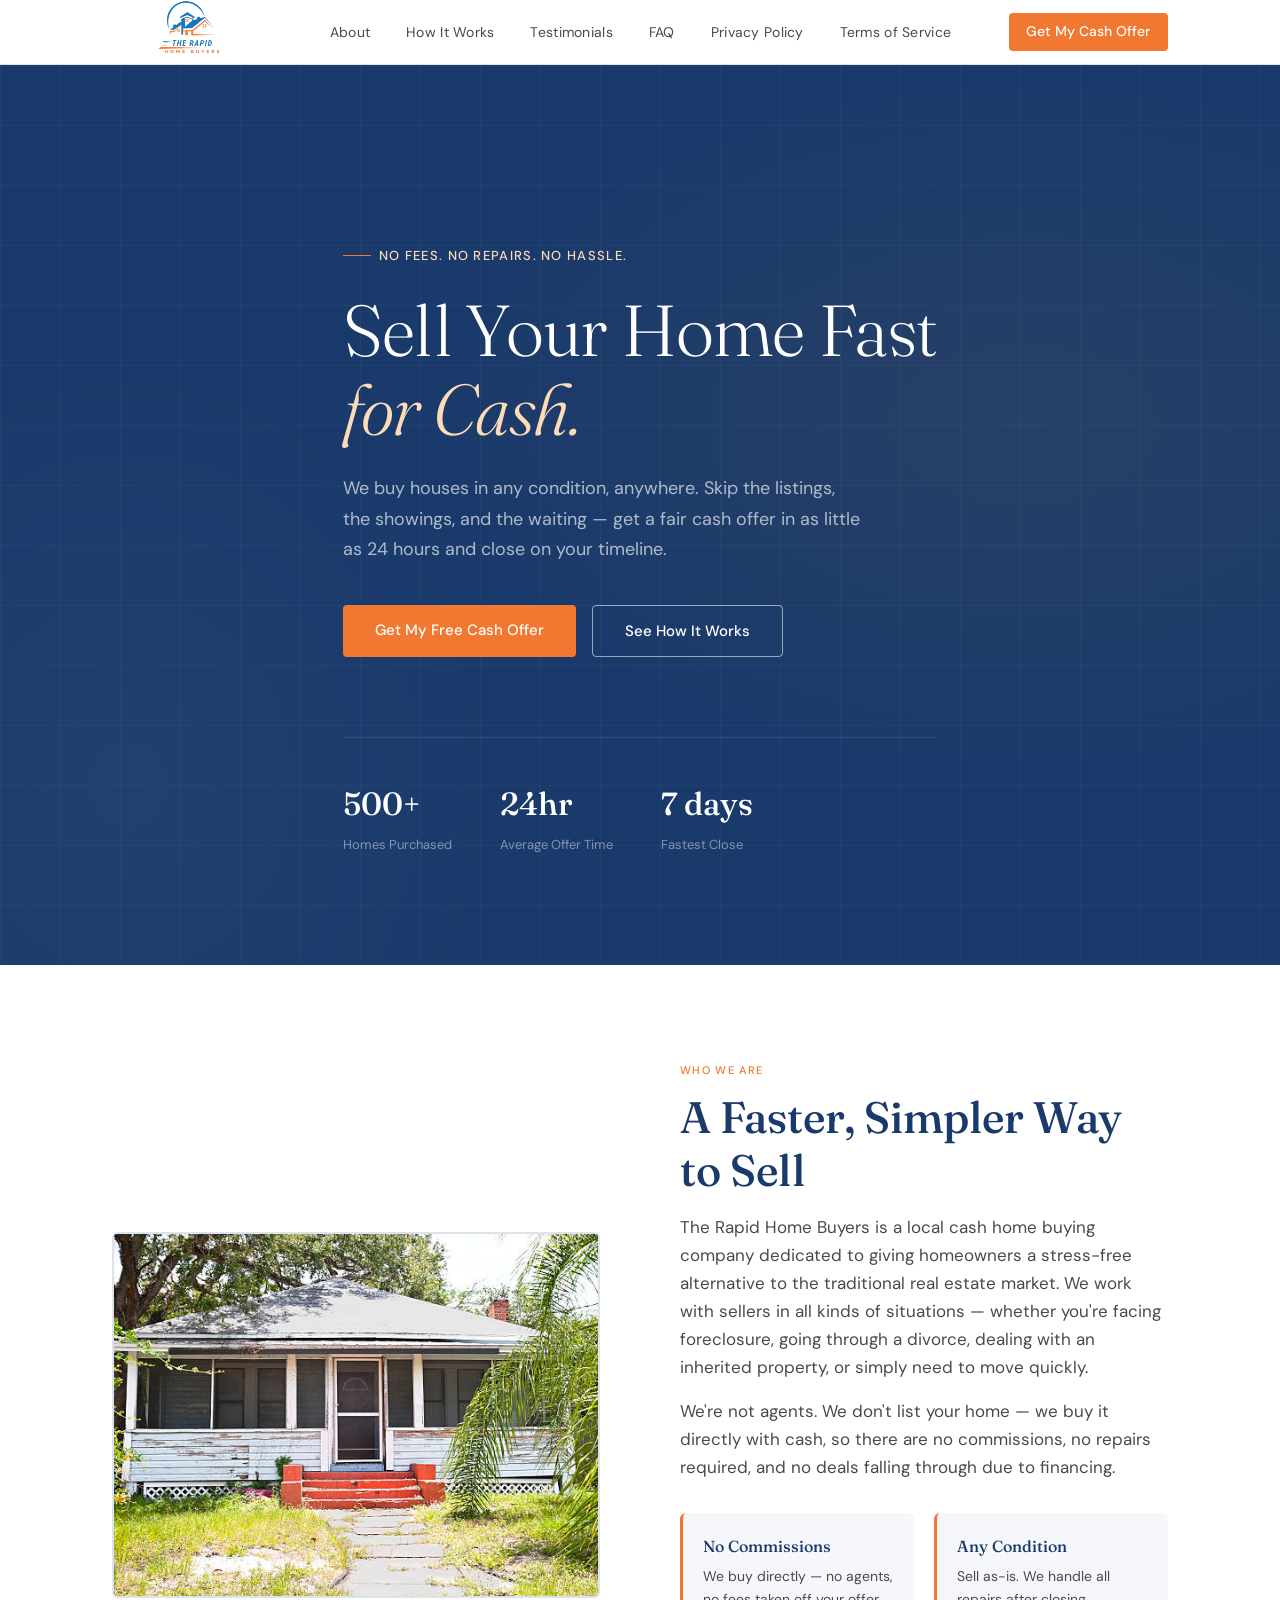
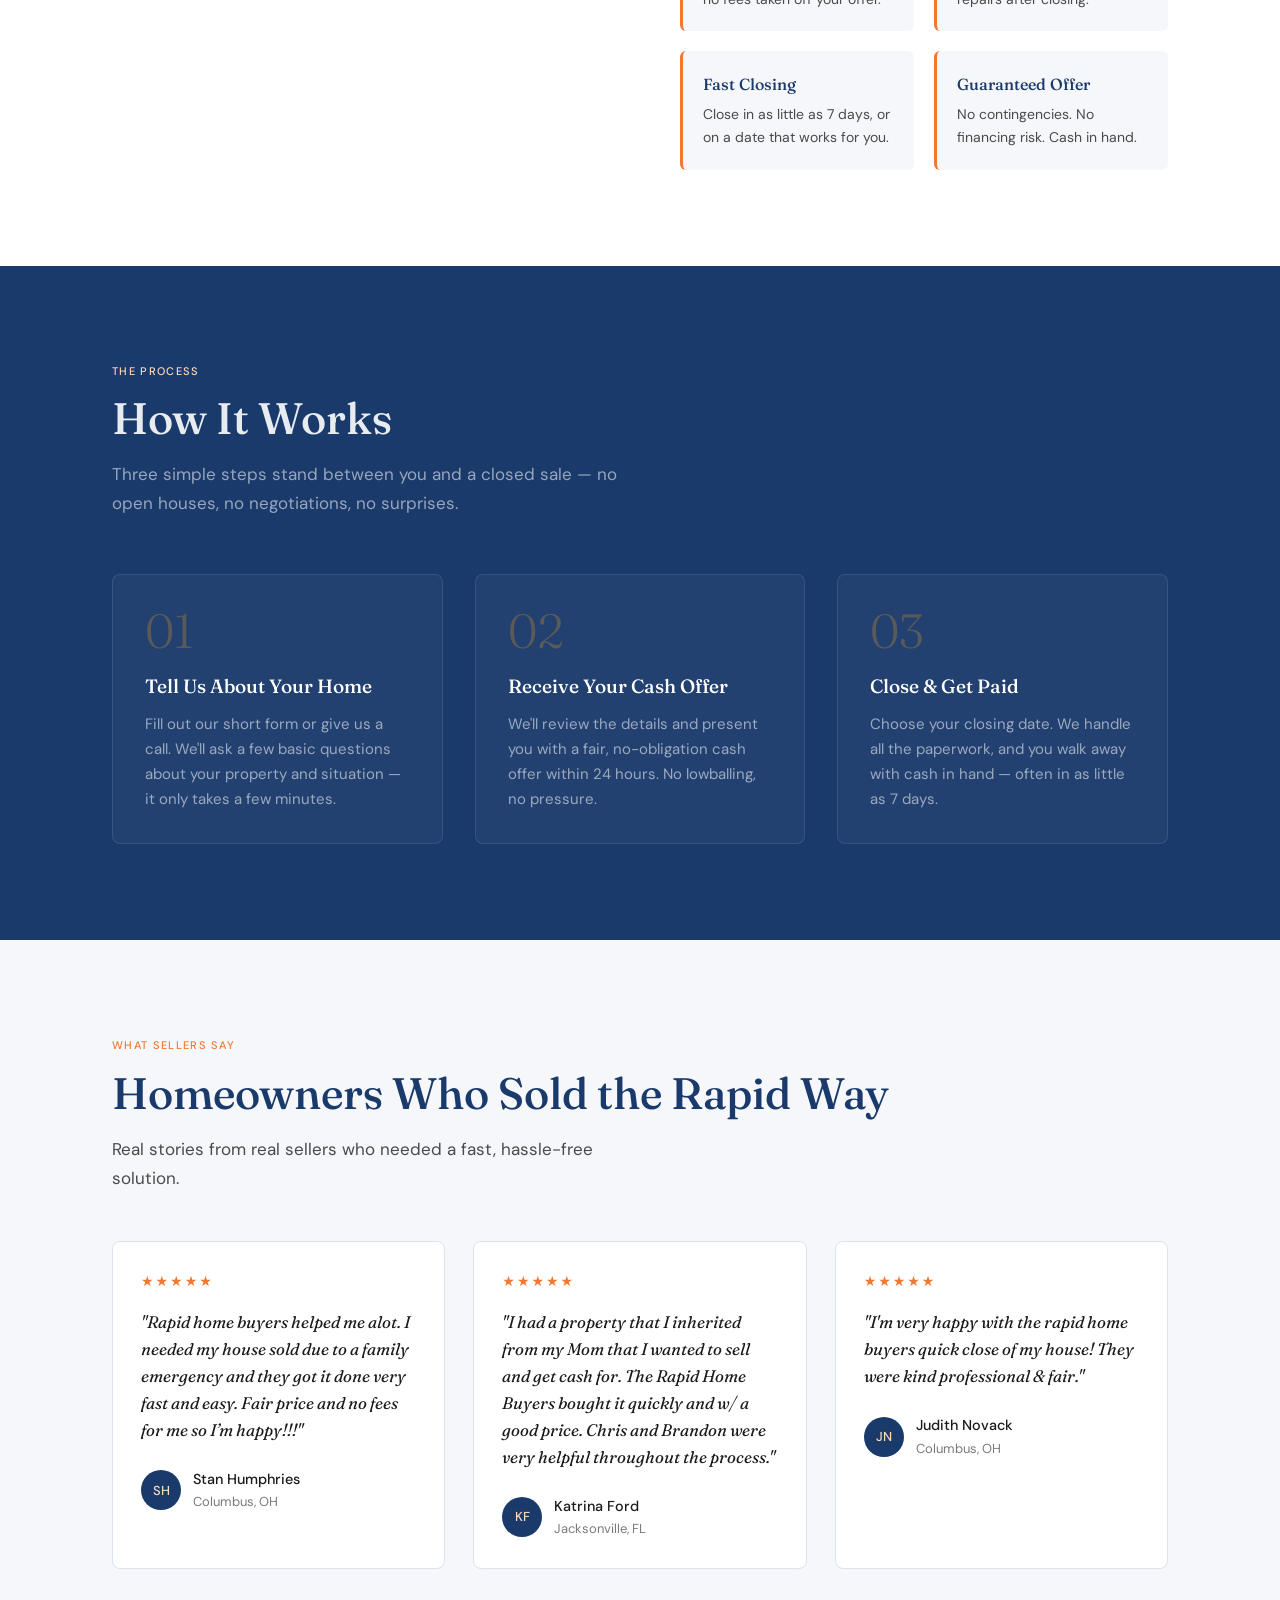
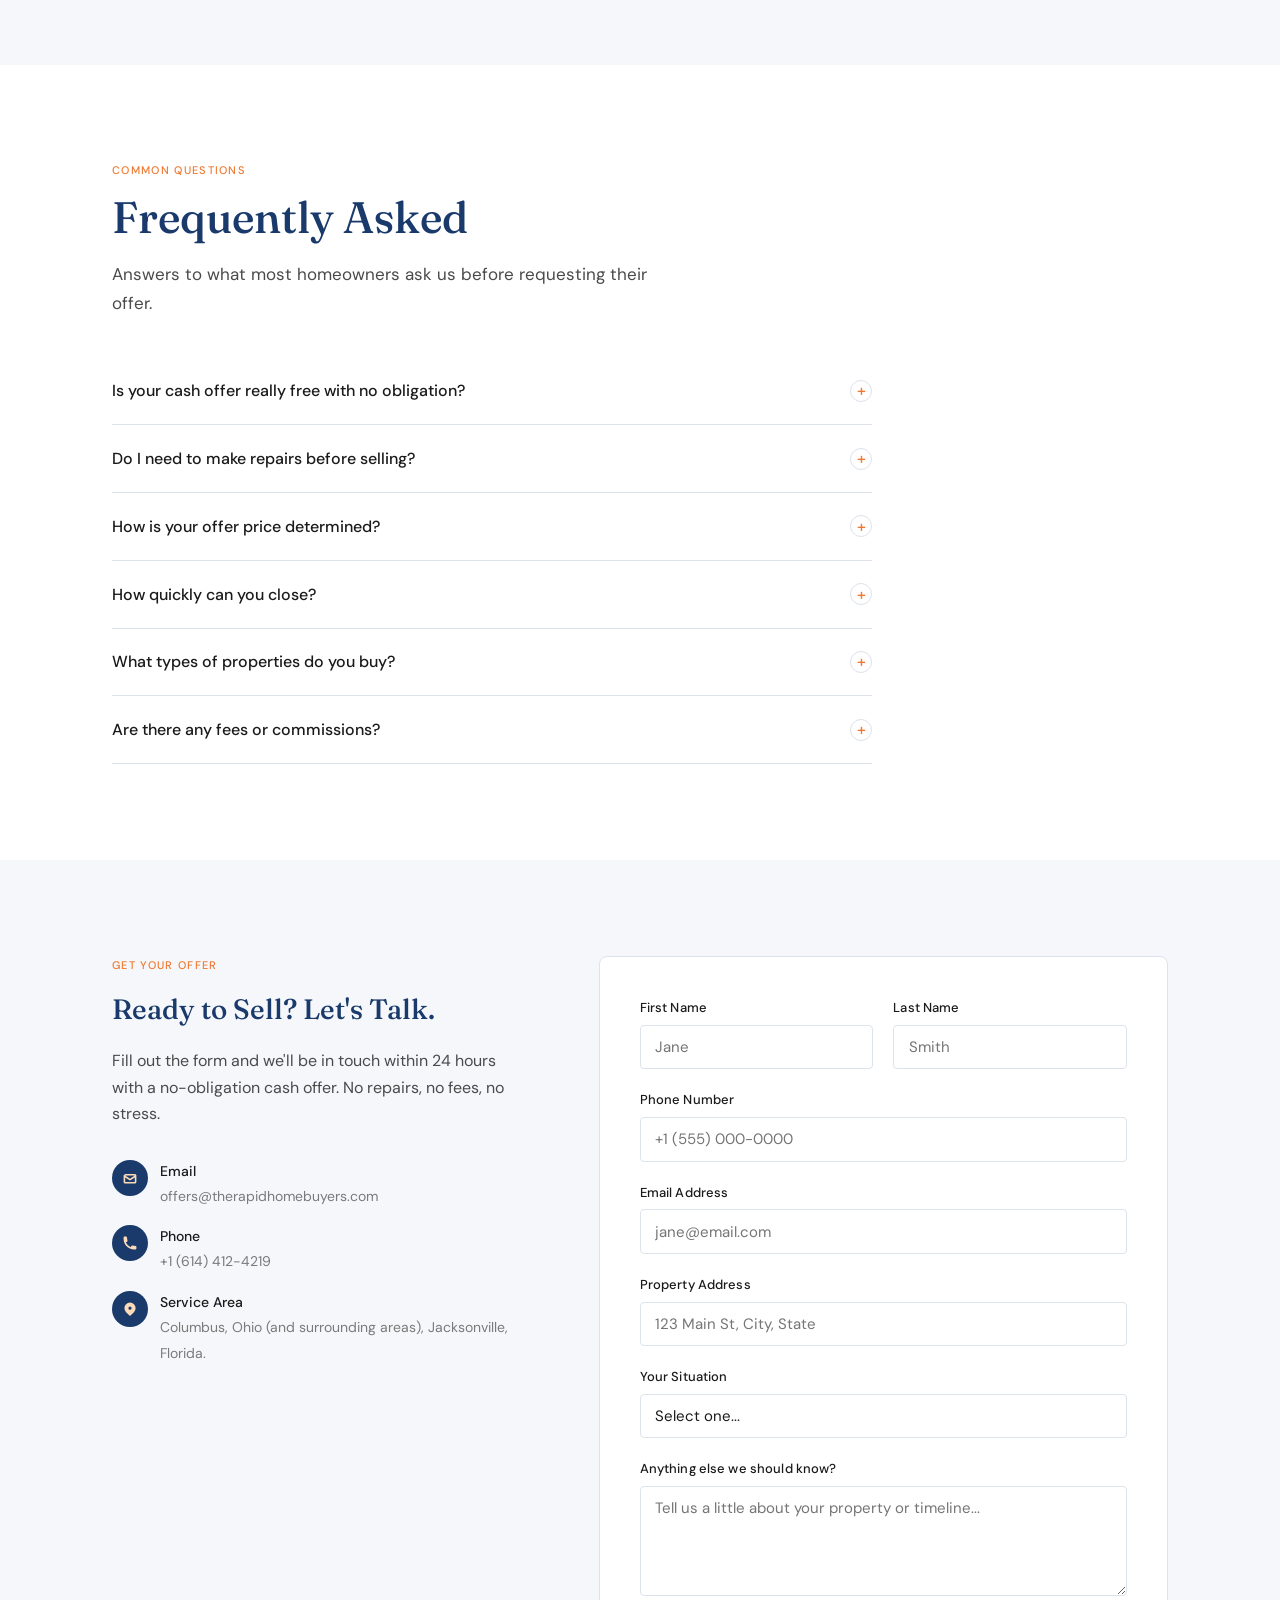
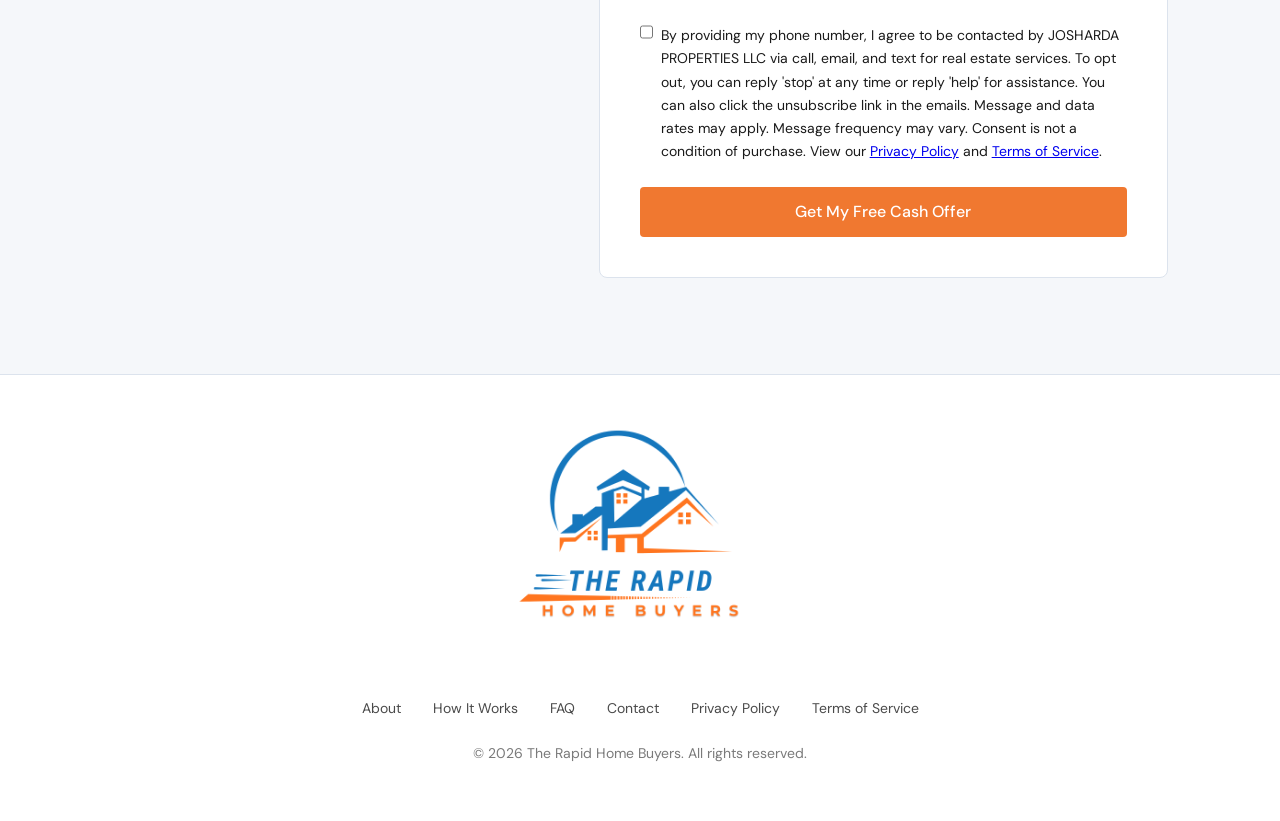
<file: index.html>
<!doctype html>
<html lang="en">
  <head>
    <meta charset="UTF-8" />
    <meta name="viewport" content="width=device-width, initial-scale=1.0" />
    <title>The Rapid Home Buyers — Sell Your House Fast for Cash</title>
    <link rel="preconnect" href="https://fonts.googleapis.com" />
    <link rel="preconnect" href="https://fonts.gstatic.com" crossorigin />
    <link
      href="https://fonts.googleapis.com/css2?family=Fraunces:ital,opsz,wght@0,9..144,300;0,9..144,500;0,9..144,600;1,9..144,300&family=DM+Sans:wght@300;400;500&display=swap"
      rel="stylesheet"
    />
    <link rel="stylesheet" href="style.css" />
  </head>
  <body>
    <!-- Navigation -->
    <nav>
      <div class="nav-inner">
        <a href="#hero" class="nav-logo">
          <img
            src="./The Rapid Home Buyers Logo .png"
            class="logo-image"
            alt="The Rapid Home Buyers"
          />
        </a>
        <ul class="nav-links">
          <li><a href="#about">About</a></li>
          <li><a href="#how-it-works">How It Works</a></li>
          <li><a href="#testimonials">Testimonials</a></li>
          <li><a href="#faq">FAQ</a></li>
          <li><a href="privacy-policy.html">Privacy Policy</a></li>
          <li><a href="terms-of-service.html">Terms of Service</a></li>
        </ul>
        <a href="#contact" class="nav-cta">Get My Cash Offer</a>
      </div>
    </nav>

    <!-- Hero -->
    <section id="hero">
      <div class="hero-bg"></div>
      <div class="hero-grid-overlay"></div>
      <div class="container">
        <div class="hero-content">
          <span class="hero-eyebrow">No Fees. No Repairs. No Hassle.</span>
          <h1>Sell Your Home Fast<br /><em>for Cash.</em></h1>
          <p class="hero-desc">
            We buy houses in any condition, anywhere. Skip the listings, the
            showings, and the waiting — get a fair cash offer in as little as 24
            hours and close on your timeline.
          </p>
          <div class="hero-actions">
            <a href="#contact" class="btn btn-primary"
              >Get My Free Cash Offer</a
            >
            <a href="#how-it-works" class="btn btn-outline">See How It Works</a>
          </div>
          <div class="hero-stat-row">
            <div class="hero-stat">
              <span>500+</span>
              <p>Homes Purchased</p>
            </div>
            <div class="hero-stat">
              <span>24hr</span>
              <p>Average Offer Time</p>
            </div>
            <div class="hero-stat">
              <span>7 days</span>
              <p>Fastest Close</p>
            </div>
          </div>
        </div>
      </div>
    </section>

    <!-- About -->
    <section id="about" class="section">
      <div class="container">
        <div class="about-grid">
          <div class="about-image-placeholder">
            <img
              src="./distressed house.JPG"
              alt="About The Rapid Home Buyers"
              class="about-image"
            />
          </div>
          <div class="about-text">
            <span class="label">Who We Are</span>
            <h2 class="section-title">A Faster, Simpler Way to Sell</h2>
            <p>
              The Rapid Home Buyers is a local cash home buying company
              dedicated to giving homeowners a stress-free alternative to the
              traditional real estate market. We work with sellers in all kinds
              of situations — whether you're facing foreclosure, going through a
              divorce, dealing with an inherited property, or simply need to
              move quickly.
            </p>
            <p>
              We're not agents. We don't list your home — we buy it directly
              with cash, so there are no commissions, no repairs required, and
              no deals falling through due to financing.
            </p>
            <div class="about-pillars">
              <div class="pillar">
                <h4>No Commissions</h4>
                <p>
                  We buy directly — no agents, no fees taken off your offer.
                </p>
              </div>
              <div class="pillar">
                <h4>Any Condition</h4>
                <p>Sell as-is. We handle all repairs after closing.</p>
              </div>
              <div class="pillar">
                <h4>Fast Closing</h4>
                <p>
                  Close in as little as 7 days, or on a date that works for you.
                </p>
              </div>
              <div class="pillar">
                <h4>Guaranteed Offer</h4>
                <p>No contingencies. No financing risk. Cash in hand.</p>
              </div>
            </div>
          </div>
        </div>
      </div>
    </section>

    <!-- How It Works -->
    <section id="how-it-works" class="section">
      <div class="container">
        <span class="label">The Process</span>
        <h2 class="section-title">How It Works</h2>
        <p class="section-sub">
          Three simple steps stand between you and a closed sale — no open
          houses, no negotiations, no surprises.
        </p>
        <div class="steps-grid">
          <div class="step">
            <div class="step-num">01</div>
            <h3>Tell Us About Your Home</h3>
            <p>
              Fill out our short form or give us a call. We'll ask a few basic
              questions about your property and situation — it only takes a few
              minutes.
            </p>
          </div>
          <div class="step">
            <div class="step-num">02</div>
            <h3>Receive Your Cash Offer</h3>
            <p>
              We'll review the details and present you with a fair,
              no-obligation cash offer within 24 hours. No lowballing, no
              pressure.
            </p>
          </div>
          <div class="step">
            <div class="step-num">03</div>
            <h3>Close & Get Paid</h3>
            <p>
              Choose your closing date. We handle all the paperwork, and you
              walk away with cash in hand — often in as little as 7 days.
            </p>
          </div>
        </div>
      </div>
    </section>

    <!-- Testimonials -->
    <section id="testimonials" class="section section-alt">
      <div class="container">
        <span class="label">What Sellers Say</span>
        <h2 class="section-title">Homeowners Who Sold the Rapid Way</h2>
        <p class="section-sub">
          Real stories from real sellers who needed a fast, hassle-free
          solution.
        </p>
        <div class="testimonials-grid">
          <div class="testimonial">
            <div class="stars">★★★★★</div>
            <p class="testimonial-quote">
              "Rapid home buyers helped me alot. I needed my house sold due to a
              family emergency and they got it done very fast and easy. Fair
              price and no fees for me so I’m happy!!!"
            </p>
            <div class="testimonial-author">
              <div class="author-avatar">SH</div>
              <div>
                <div class="author-name">Stan Humphries</div>
                <div class="author-role">Columbus, OH</div>
              </div>
            </div>
          </div>
          <div class="testimonial">
            <div class="stars">★★★★★</div>
            <p class="testimonial-quote">
              "I had a property that I inherited from my Mom that I wanted to
              sell and get cash for. The Rapid Home Buyers bought it quickly and
              w/ a good price. Chris and Brandon were very helpful throughout
              the process."
            </p>
            <div class="testimonial-author">
              <div class="author-avatar">KF</div>
              <div>
                <div class="author-name">Katrina Ford</div>
                <div class="author-role">Jacksonville, FL</div>
              </div>
            </div>
          </div>
          <div class="testimonial">
            <div class="stars">★★★★★</div>
            <p class="testimonial-quote">
              "I'm very happy with the rapid home buyers quick close of my
              house! They were kind professional & fair."
            </p>
            <div class="testimonial-author">
              <div class="author-avatar">JN</div>
              <div>
                <div class="author-name">Judith Novack</div>
                <div class="author-role">Columbus, OH</div>
              </div>
            </div>
          </div>
        </div>
      </div>
    </section>

    <!-- FAQ -->
    <section id="faq" class="section">
      <div class="container">
        <span class="label">Common Questions</span>
        <h2 class="section-title">Frequently Asked</h2>
        <p class="section-sub">
          Answers to what most homeowners ask us before requesting their offer.
        </p>
        <div class="faq-list">
          <div class="faq-item">
            <button class="faq-question">
              Is your cash offer really free with no obligation?<span
                class="faq-icon"
                >+</span
              >
            </button>
            <div class="faq-answer">
              Yes, completely. There's no cost to request an offer and no
              pressure to accept. You can take your time and decide what's right
              for you.
            </div>
          </div>
          <div class="faq-item">
            <button class="faq-question">
              Do I need to make repairs before selling?<span class="faq-icon"
                >+</span
              >
            </button>
            <div class="faq-answer">
              Not at all. We buy homes in any condition — damaged, outdated, or
              in need of major work. You won't spend a dollar fixing anything
              before closing.
            </div>
          </div>
          <div class="faq-item">
            <button class="faq-question">
              How is your offer price determined?<span class="faq-icon">+</span>
            </button>
            <div class="faq-answer">
              We look at your home's location, size, condition, and recent
              comparable sales in the area. We aim to make fair offers that
              reflect real market value, minus our cost to renovate and resell.
            </div>
          </div>
          <div class="faq-item">
            <button class="faq-question">
              How quickly can you close?<span class="faq-icon">+</span>
            </button>
            <div class="faq-answer">
              We can close in as little as 7 days if needed, but we're also
              flexible. If you need more time before vacating the property,
              we'll work around your schedule.
            </div>
          </div>
          <div class="faq-item">
            <button class="faq-question">
              What types of properties do you buy?<span class="faq-icon"
                >+</span
              >
            </button>
            <div class="faq-answer">
              We buy single-family homes, condos, townhouses, multi-family
              properties, and vacant land. Whether it's owner-occupied, rented,
              or inherited — we're interested.
            </div>
          </div>
          <div class="faq-item">
            <button class="faq-question">
              Are there any fees or commissions?<span class="faq-icon">+</span>
            </button>
            <div class="faq-answer">
              None. We don't charge agent commissions, closing cost fees, or
              service charges. The offer we make is what you receive.
            </div>
          </div>
        </div>
      </div>
    </section>

    <!-- Contact -->
    <section id="contact" class="section section-alt">
      <div class="container">
        <div class="contact-grid">
          <div class="contact-info">
            <span class="label">Get Your Offer</span>
            <h3>Ready to Sell? Let's Talk.</h3>
            <p>
              Fill out the form and we'll be in touch within 24 hours with a
              no-obligation cash offer. No repairs, no fees, no stress.
            </p>
            <div class="contact-detail">
              <div class="contact-detail-icon">
                <svg viewBox="0 0 20 20">
                  <path
                    d="M2.94 6.94A2 2 0 014 5h12a2 2 0 012 2v8a2 2 0 01-2 2H4a2 2 0 01-2-2V7a2 2 0 01.94-.94zM4 7v.01l6 3.99 6-3.99V7H4zm0 2.23V15h12V9.23l-5.45 3.63a1 1 0 01-1.1 0L4 9.23z"
                  />
                </svg>
              </div>
              <div class="contact-detail-text">
                <strong>Email</strong><span>offers@therapidhomebuyers.com</span>
              </div>
            </div>
            <div class="contact-detail">
              <div class="contact-detail-icon">
                <svg viewBox="0 0 20 20">
                  <path
                    d="M2 3a1 1 0 011-1h2.153a1 1 0 01.986.836l.74 4.435a1 1 0 01-.54 1.06l-1.548.773a11.037 11.037 0 006.105 6.105l.774-1.548a1 1 0 011.059-.54l4.435.74a1 1 0 01.836.986V17a1 1 0 01-1 1h-2C7.82 18 2 12.18 2 5V3z"
                  />
                </svg>
              </div>
              <div class="contact-detail-text">
                <strong>Phone</strong><span>+1 (614) 412-4219</span>
              </div>
            </div>
            <div class="contact-detail">
              <div class="contact-detail-icon">
                <svg viewBox="0 0 20 20">
                  <path
                    fill-rule="evenodd"
                    d="M5.05 4.05a7 7 0 119.9 9.9L10 18.9l-4.95-4.95a7 7 0 010-9.9zM10 11a2 2 0 100-4 2 2 0 000 4z"
                    clip-rule="evenodd"
                  />
                </svg>
              </div>
              <div class="contact-detail-text">
                <strong>Service Area</strong
                ><span
                  >Columbus, Ohio (and surrounding areas), Jacksonville,
                  Florida.
                </span>
              </div>
            </div>
          </div>
          <div class="contact-form">
            <form>
              <div class="form-row">
                <div class="form-group">
                  <label for="first-name">First Name</label>
                  <input
                    type="text"
                    id="first-name"
                    placeholder="Jane"
                    required
                  />
                </div>
                <div class="form-group">
                  <label for="last-name">Last Name</label>
                  <input type="text" id="last-name" placeholder="Smith" />
                </div>
              </div>
              <div class="form-group">
                <label for="phone">Phone Number</label>
                <input
                  type="tel"
                  id="phone"
                  placeholder="+1 (555) 000-0000"
                  required
                />
              </div>
              <div class="form-group">
                <label for="email">Email Address</label>
                <input
                  type="email"
                  id="email"
                  placeholder="jane@email.com"
                  required
                />
              </div>
              <div class="form-group">
                <label for="address">Property Address</label>
                <input
                  type="text"
                  id="address"
                  placeholder="123 Main St, City, State"
                  required
                />
              </div>
              <div class="form-group">
                <label for="situation">Your Situation</label>
                <select id="situation">
                  <option value="">Select one...</option>
                  <option>Looking to sell quickly</option>
                  <option>Facing foreclosure</option>
                  <option>Inherited property</option>
                  <option>Going through divorce</option>
                  <option>Relocating</option>
                  <option>Property needs major repairs</option>
                  <option>Other</option>
                </select>
              </div>
              <div class="form-group">
                <label for="message">Anything else we should know?</label>
                <textarea
                  id="message"
                  placeholder="Tell us a little about your property or timeline..."
                ></textarea>
              </div>

              <!-- SMS Consent Checkbox -->
              <div class="consent-group">
                <input type="checkbox" id="sms-consent" name="sms-consent" />
                <label for="sms-consent">
                  By providing my phone number, I agree to be contacted by
                  JOSHARDA PROPERTIES LLC via call, email, and text for real
                  estate services. To opt out, you can reply 'stop' at any time
                  or reply 'help' for assistance. You can also click the
                  unsubscribe link in the emails. Message and data rates may
                  apply. Message frequency may vary. Consent is not a condition
                  of purchase. View our
                  <a href="privacy-policy.html">Privacy Policy</a> and
                  <a href="terms-of-service.html">Terms of Service</a>.
                </label>
              </div>

              <button type="submit" class="btn btn-primary form-submit">
                Get My Free Cash Offer
              </button>
            </form>
          </div>
        </div>
      </div>
    </section>

    <!-- Footer -->
    <footer>
      <div class="container">
        <a href="#hero" style="display: inline-block; margin-bottom: 1rem">
          <img
            src="./The Rapid Home Buyers Logo .png"
            alt="The Rapid Home Buyers"
            class="footer-logo-img"
            style="height: 460px; width: auto"
          />
        </a>
        <ul class="footer-links">
          <li><a href="#about">About</a></li>
          <li><a href="#how-it-works">How It Works</a></li>
          <li><a href="#faq">FAQ</a></li>
          <li><a href="#contact">Contact</a></li>
          <li><a href="privacy-policy.html">Privacy Policy</a></li>
          <li><a href="terms-of-service.html">Terms of Service</a></li>
        </ul>
        <p>&copy; 2026 The Rapid Home Buyers. All rights reserved.</p>
      </div>
    </footer>

    <script>
      document.querySelectorAll(".faq-question").forEach((btn) => {
        btn.addEventListener("click", () => {
          const item = btn.closest(".faq-item");
          const isOpen = item.classList.contains("open");
          document
            .querySelectorAll(".faq-item")
            .forEach((i) => i.classList.remove("open"));
          if (!isOpen) item.classList.add("open");
        });
      });
    </script>
  </body>
</html>
</file>
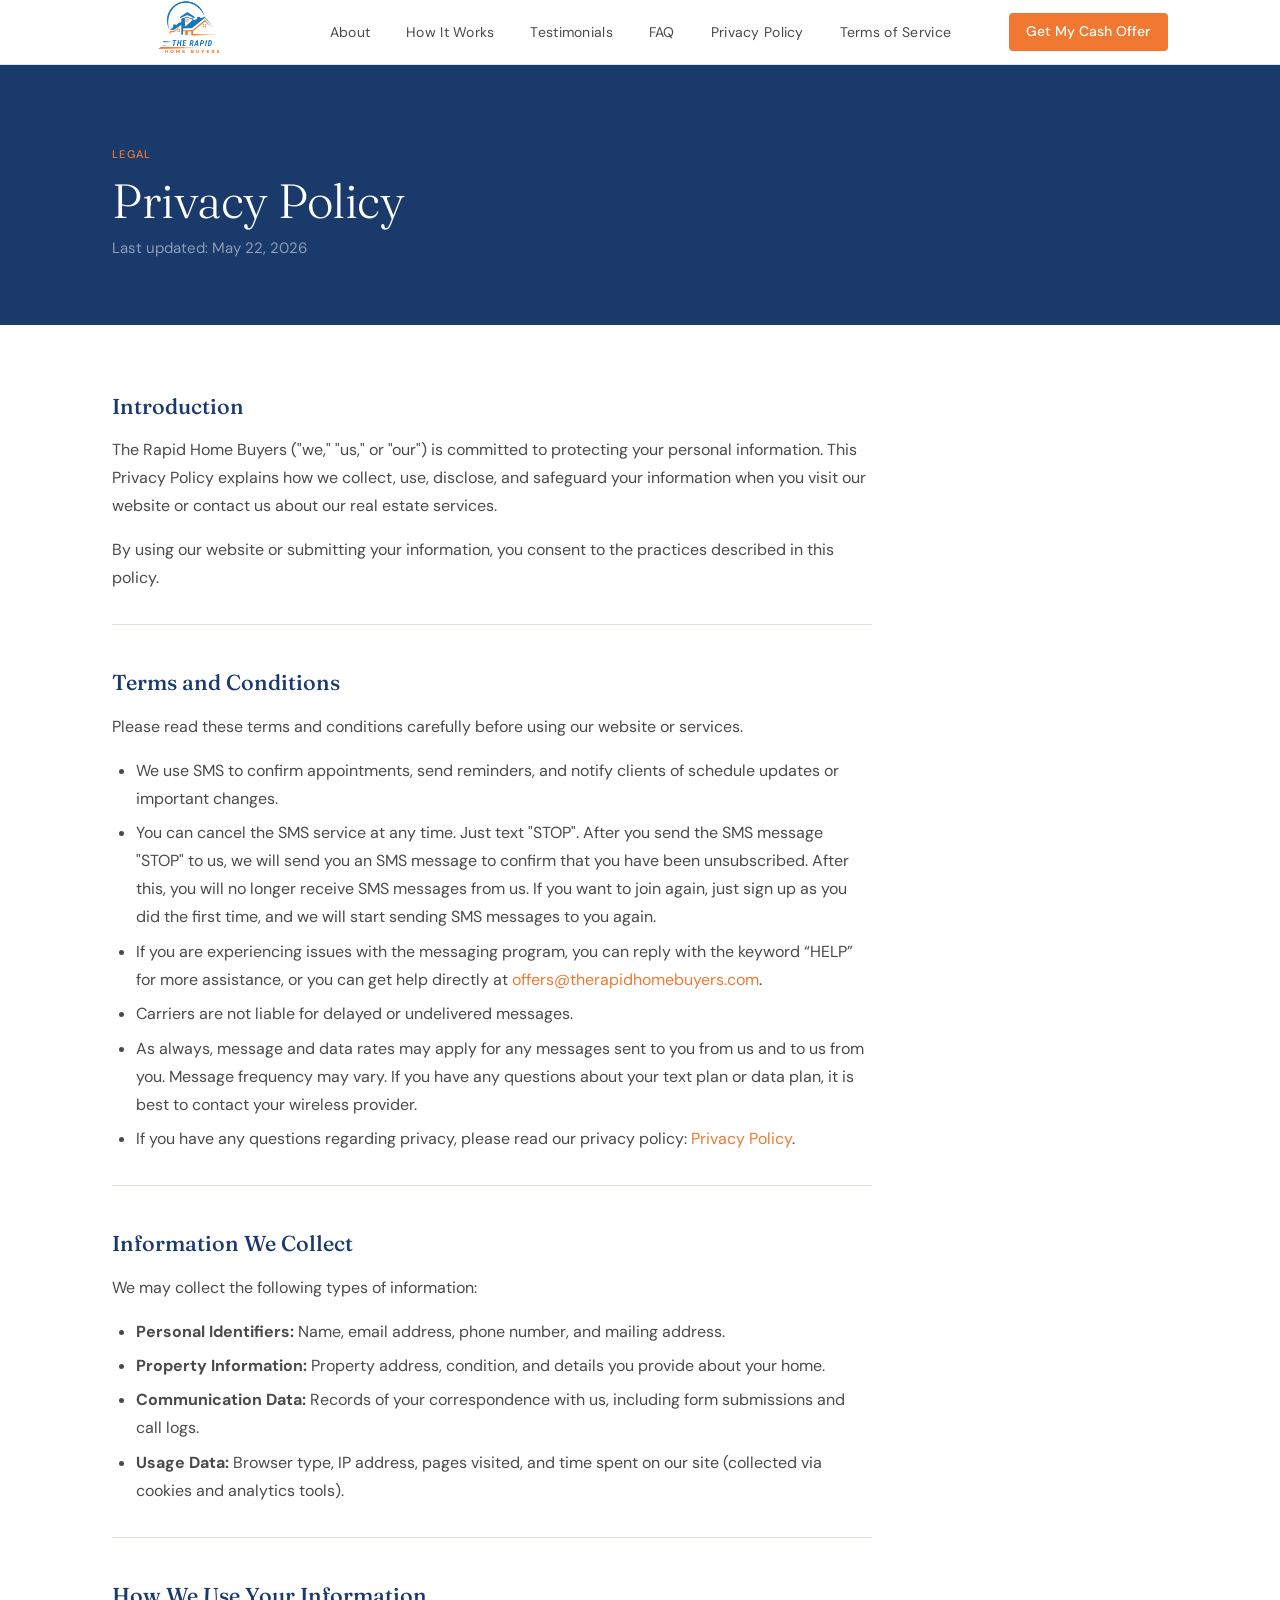
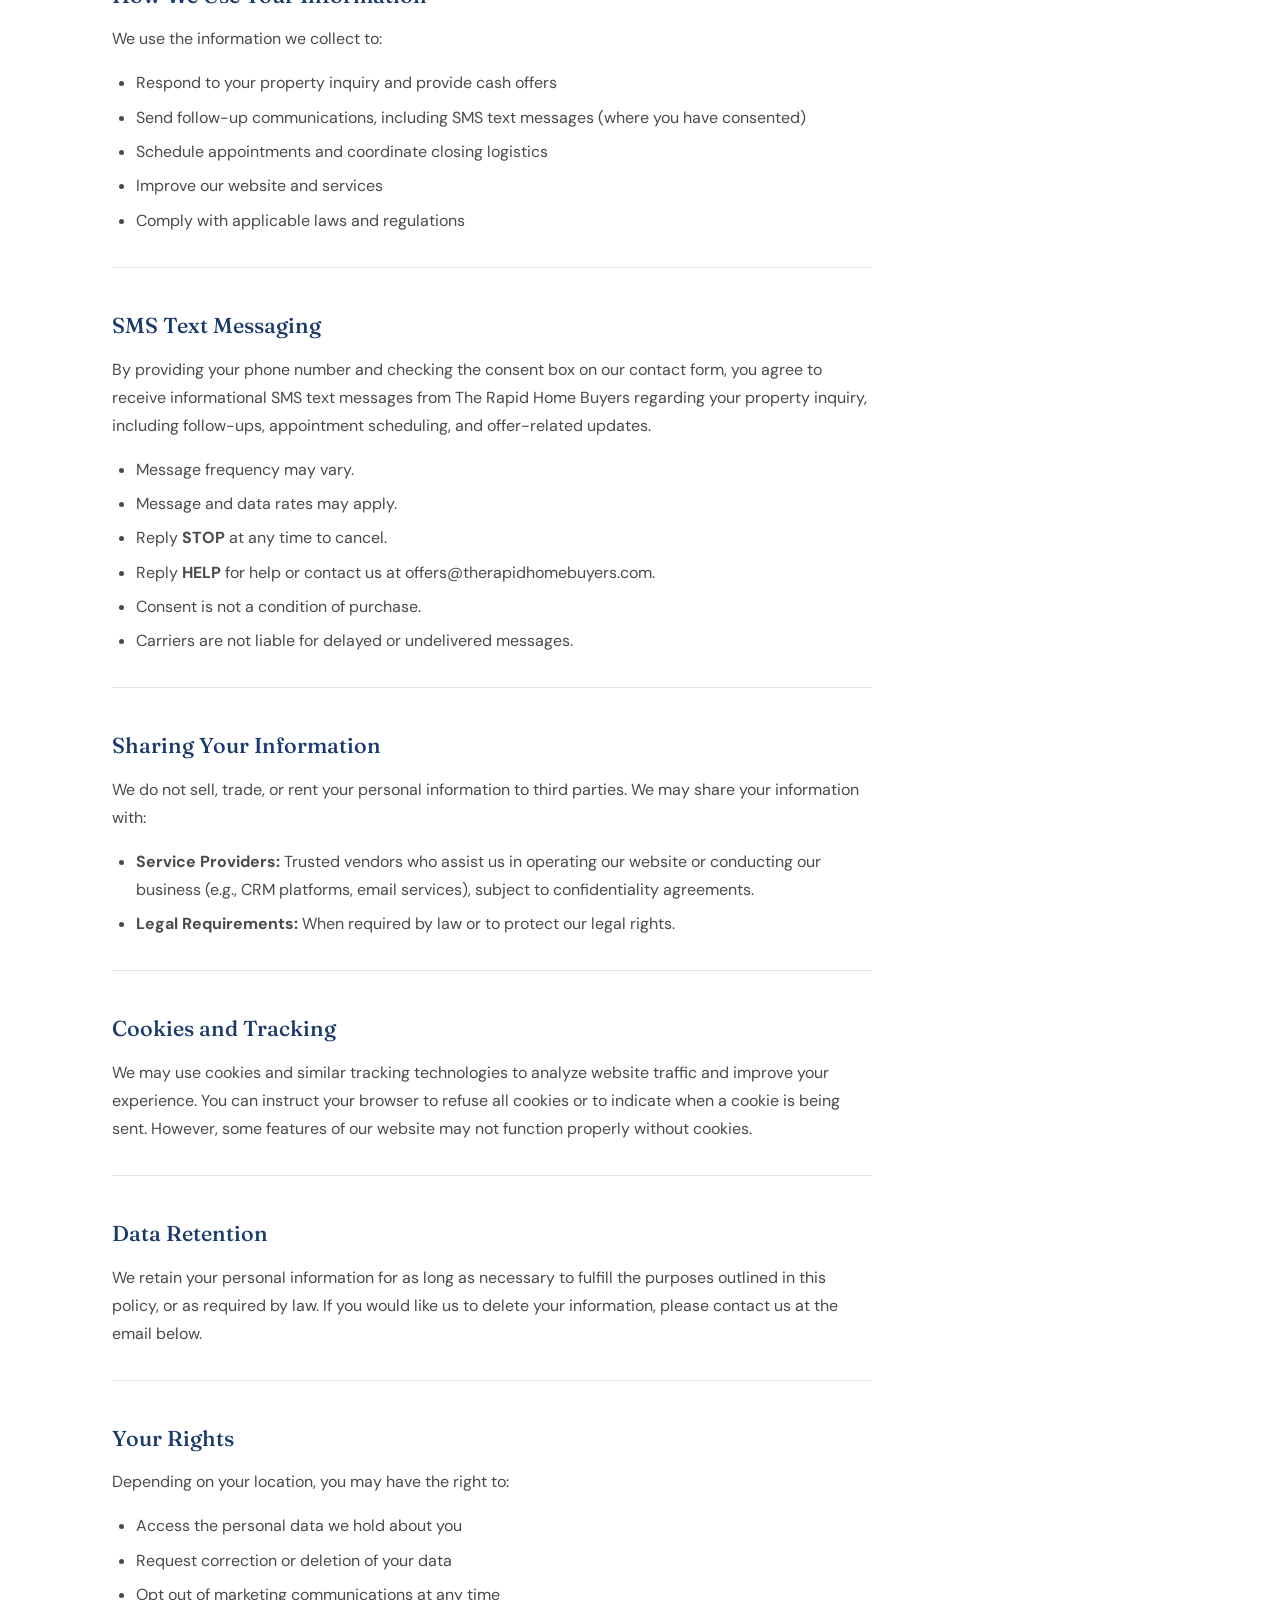
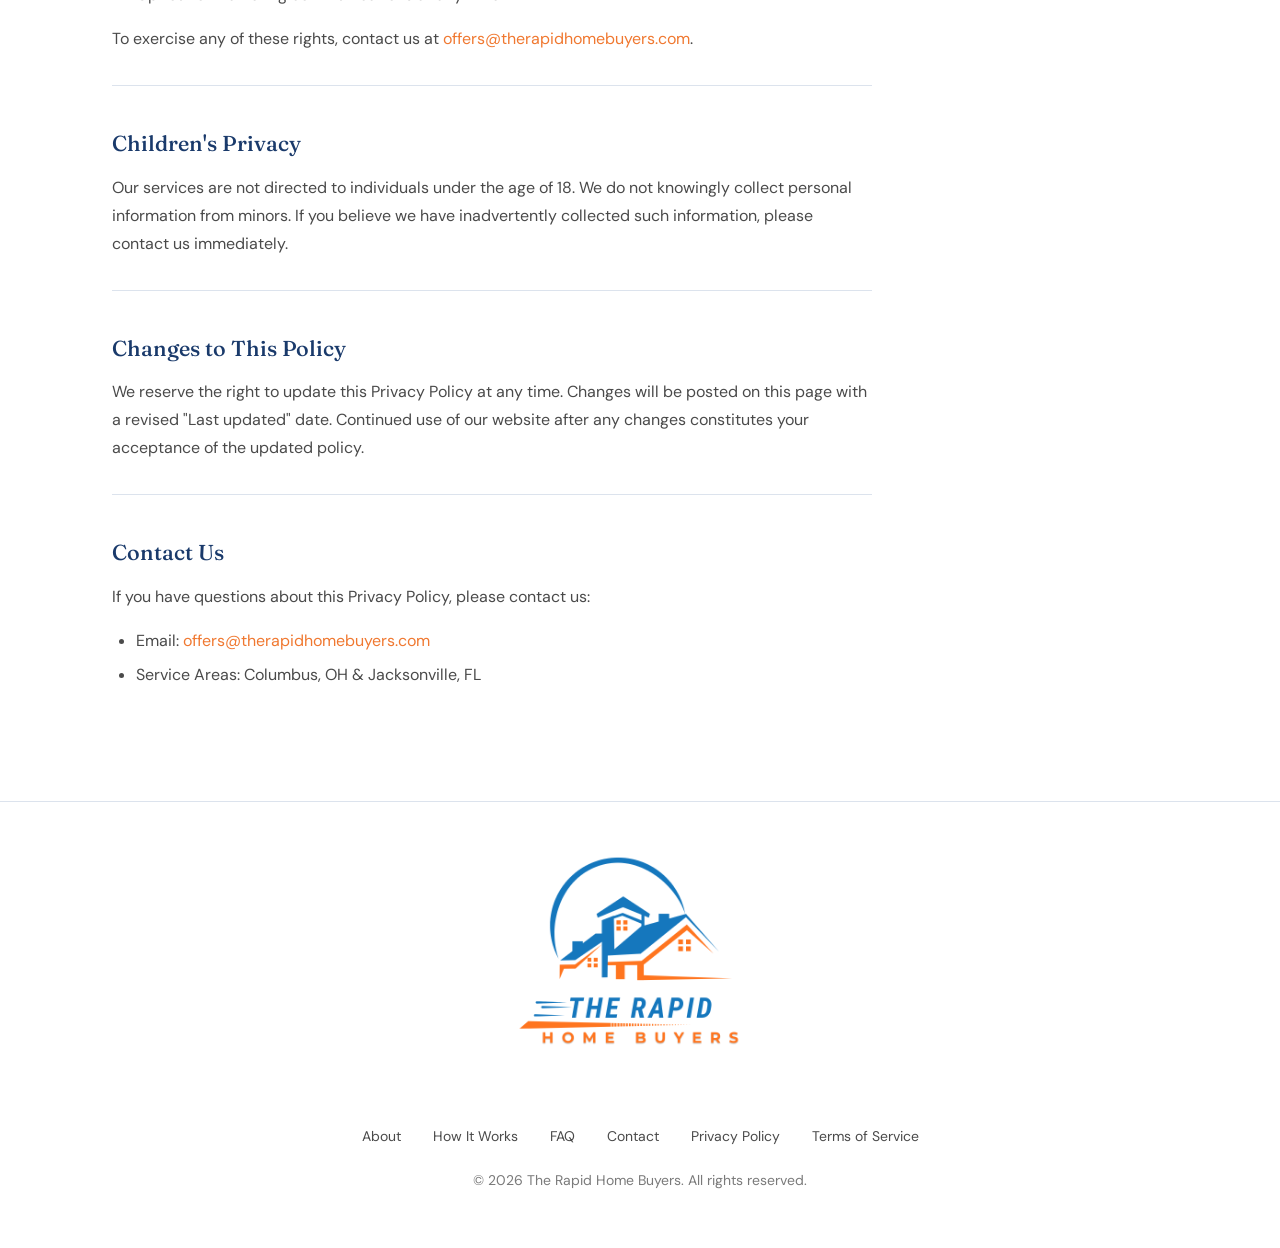
<file: privacy-policy.html>
<!doctype html>
<html lang="en">
  <head>
    <meta charset="UTF-8" />
    <meta name="viewport" content="width=device-width, initial-scale=1.0" />
    <title>Privacy Policy | The Rapid Home Buyers</title>
    <link rel="preconnect" href="https://fonts.googleapis.com" />
    <link rel="preconnect" href="https://fonts.gstatic.com" crossorigin />
    <link
      href="https://fonts.googleapis.com/css2?family=Fraunces:ital,opsz,wght@0,9..144,300;0,9..144,500;0,9..144,600;1,9..144,300&family=DM+Sans:wght@300;400;500&display=swap"
      rel="stylesheet"
    />
    <link rel="stylesheet" href="style.css" />
  </head>
  <body>
    <!-- Navigation -->
    <nav>
      <div class="nav-inner">
        <a href="index.html" class="nav-logo">
          <img
            src="./The Rapid Home Buyers Logo .png"
            class="logo-image"
            alt="The Rapid Home Buyers"
          />
        </a>
        <ul class="nav-links">
          <li><a href="index.html#about">About</a></li>
          <li><a href="index.html#how-it-works">How It Works</a></li>
          <li><a href="index.html#testimonials">Testimonials</a></li>
          <li><a href="index.html#faq">FAQ</a></li>
          <li><a href="privacy-policy.html">Privacy Policy</a></li>
          <li><a href="terms-of-service.html">Terms of Service</a></li>
        </ul>
        <a href="index.html#contact" class="nav-cta">Get My Cash Offer</a>
      </div>
    </nav>

    <!-- Hero -->
    <div class="policy-hero">
      <div class="container">
        <span class="label">Legal</span>
        <h1>Privacy Policy</h1>
        <p>Last updated: May 22, 2026</p>
      </div>
    </div>

    <!-- Content -->
    <div class="policy-body">
      <div class="container">
        <div class="policy-content">
          <h2>Introduction</h2>
          <p>
            The Rapid Home Buyers ("we," "us," or "our") is committed to
            protecting your personal information. This Privacy Policy explains
            how we collect, use, disclose, and safeguard your information when
            you visit our website or contact us about our real estate services.
          </p>
          <p>
            By using our website or submitting your information, you consent to
            the practices described in this policy.
          </p>

          <hr class="policy-divider" />

          <h2>Terms and Conditions</h2>
          <p>
            Please read these terms and conditions carefully before using our
            website or services.
          </p>
          <ul>
            <li>
              We use SMS to confirm appointments, send reminders, and notify
              clients of schedule updates or important changes.
            </li>
            <li>
              You can cancel the SMS service at any time. Just text "STOP".
              After you send the SMS message "STOP" to us, we will send you an
              SMS message to confirm that you have been unsubscribed. After
              this, you will no longer receive SMS messages from us. If you want
              to join again, just sign up as you did the first time, and we will
              start sending SMS messages to you again.
            </li>
            <li>
              If you are experiencing issues with the messaging program, you can
              reply with the keyword “HELP” for more assistance, or you can get
              help directly at
              <a href="mailto:offers@therapidhomebuyers.com"
                >offers@therapidhomebuyers.com</a
              >.
            </li>
            <li>
              Carriers are not liable for delayed or undelivered messages.
            </li>
            <li>
              As always, message and data rates may apply for any messages sent
              to you from us and to us from you. Message frequency may vary. If
              you have any questions about your text plan or data plan, it is
              best to contact your wireless provider.
            </li>
            <li>
              If you have any questions regarding privacy, please read our
              privacy policy: <a href="privacy-policy.html">Privacy Policy</a>.
            </li>
          </ul>

          <hr class="policy-divider" />

          <h2>Information We Collect</h2>
          <p>We may collect the following types of information:</p>
          <ul>
            <li>
              <strong>Personal Identifiers:</strong> Name, email address, phone
              number, and mailing address.
            </li>
            <li>
              <strong>Property Information:</strong> Property address,
              condition, and details you provide about your home.
            </li>
            <li>
              <strong>Communication Data:</strong> Records of your
              correspondence with us, including form submissions and call logs.
            </li>
            <li>
              <strong>Usage Data:</strong> Browser type, IP address, pages
              visited, and time spent on our site (collected via cookies and
              analytics tools).
            </li>
          </ul>

          <hr class="policy-divider" />

          <h2>How We Use Your Information</h2>
          <p>We use the information we collect to:</p>
          <ul>
            <li>Respond to your property inquiry and provide cash offers</li>
            <li>
              Send follow-up communications, including SMS text messages (where
              you have consented)
            </li>
            <li>Schedule appointments and coordinate closing logistics</li>
            <li>Improve our website and services</li>
            <li>Comply with applicable laws and regulations</li>
          </ul>

          <hr class="policy-divider" />

          <h2>SMS Text Messaging</h2>
          <p>
            By providing your phone number and checking the consent box on our
            contact form, you agree to receive informational SMS text messages
            from The Rapid Home Buyers regarding your property inquiry,
            including follow-ups, appointment scheduling, and offer-related
            updates.
          </p>
          <ul>
            <li>Message frequency may vary.</li>
            <li>Message and data rates may apply.</li>
            <li>Reply <strong>STOP</strong> at any time to cancel.</li>
            <li>
              Reply <strong>HELP</strong> for help or contact us at
              offers@therapidhomebuyers.com.
            </li>
            <li>Consent is not a condition of purchase.</li>
            <li>
              Carriers are not liable for delayed or undelivered messages.
            </li>
          </ul>

          <hr class="policy-divider" />

          <h2>Sharing Your Information</h2>
          <p>
            We do not sell, trade, or rent your personal information to third
            parties. We may share your information with:
          </p>
          <ul>
            <li>
              <strong>Service Providers:</strong> Trusted vendors who assist us
              in operating our website or conducting our business (e.g., CRM
              platforms, email services), subject to confidentiality agreements.
            </li>
            <li>
              <strong>Legal Requirements:</strong> When required by law or to
              protect our legal rights.
            </li>
          </ul>

          <hr class="policy-divider" />

          <h2>Cookies and Tracking</h2>
          <p>
            We may use cookies and similar tracking technologies to analyze
            website traffic and improve your experience. You can instruct your
            browser to refuse all cookies or to indicate when a cookie is being
            sent. However, some features of our website may not function
            properly without cookies.
          </p>

          <hr class="policy-divider" />

          <h2>Data Retention</h2>
          <p>
            We retain your personal information for as long as necessary to
            fulfill the purposes outlined in this policy, or as required by law.
            If you would like us to delete your information, please contact us
            at the email below.
          </p>

          <hr class="policy-divider" />

          <h2>Your Rights</h2>
          <p>Depending on your location, you may have the right to:</p>
          <ul>
            <li>Access the personal data we hold about you</li>
            <li>Request correction or deletion of your data</li>
            <li>Opt out of marketing communications at any time</li>
          </ul>
          <p>
            To exercise any of these rights, contact us at
            <a href="mailto:offers@therapidhomebuyers.com"
              >offers@therapidhomebuyers.com</a
            >.
          </p>

          <hr class="policy-divider" />

          <h2>Children's Privacy</h2>
          <p>
            Our services are not directed to individuals under the age of 18. We
            do not knowingly collect personal information from minors. If you
            believe we have inadvertently collected such information, please
            contact us immediately.
          </p>

          <hr class="policy-divider" />

          <h2>Changes to This Policy</h2>
          <p>
            We reserve the right to update this Privacy Policy at any time.
            Changes will be posted on this page with a revised "Last updated"
            date. Continued use of our website after any changes constitutes
            your acceptance of the updated policy.
          </p>

          <hr class="policy-divider" />

          <h2>Contact Us</h2>
          <p>
            If you have questions about this Privacy Policy, please contact us:
          </p>
          <ul>
            <li>
              Email:
              <a href="mailto:offers@therapidhomebuyers.com"
                >offers@therapidhomebuyers.com</a
              >
            </li>
            <li>Service Areas: Columbus, OH &amp; Jacksonville, FL</li>
          </ul>
        </div>
      </div>
    </div>

    <!-- Footer -->
    <footer>
      <div class="container">
        <a href="index.html" style="display: inline-block; margin-bottom: 1rem">
          <img
            src="./The Rapid Home Buyers Logo .png"
            alt="The Rapid Home Buyers"
            class="footer-logo-img"
            style="height: 460px; width: auto"
          />
        </a>
        <ul class="footer-links">
          <li><a href="index.html#about">About</a></li>
          <li><a href="index.html#how-it-works">How It Works</a></li>
          <li><a href="index.html#faq">FAQ</a></li>
          <li><a href="index.html#contact">Contact</a></li>
          <li><a href="privacy-policy.html">Privacy Policy</a></li>
          <li><a href="terms-of-service.html">Terms of Service</a></li>
        </ul>
        <p>&copy; 2026 The Rapid Home Buyers. All rights reserved.</p>
      </div>
    </footer>
  </body>
</html>
</file>
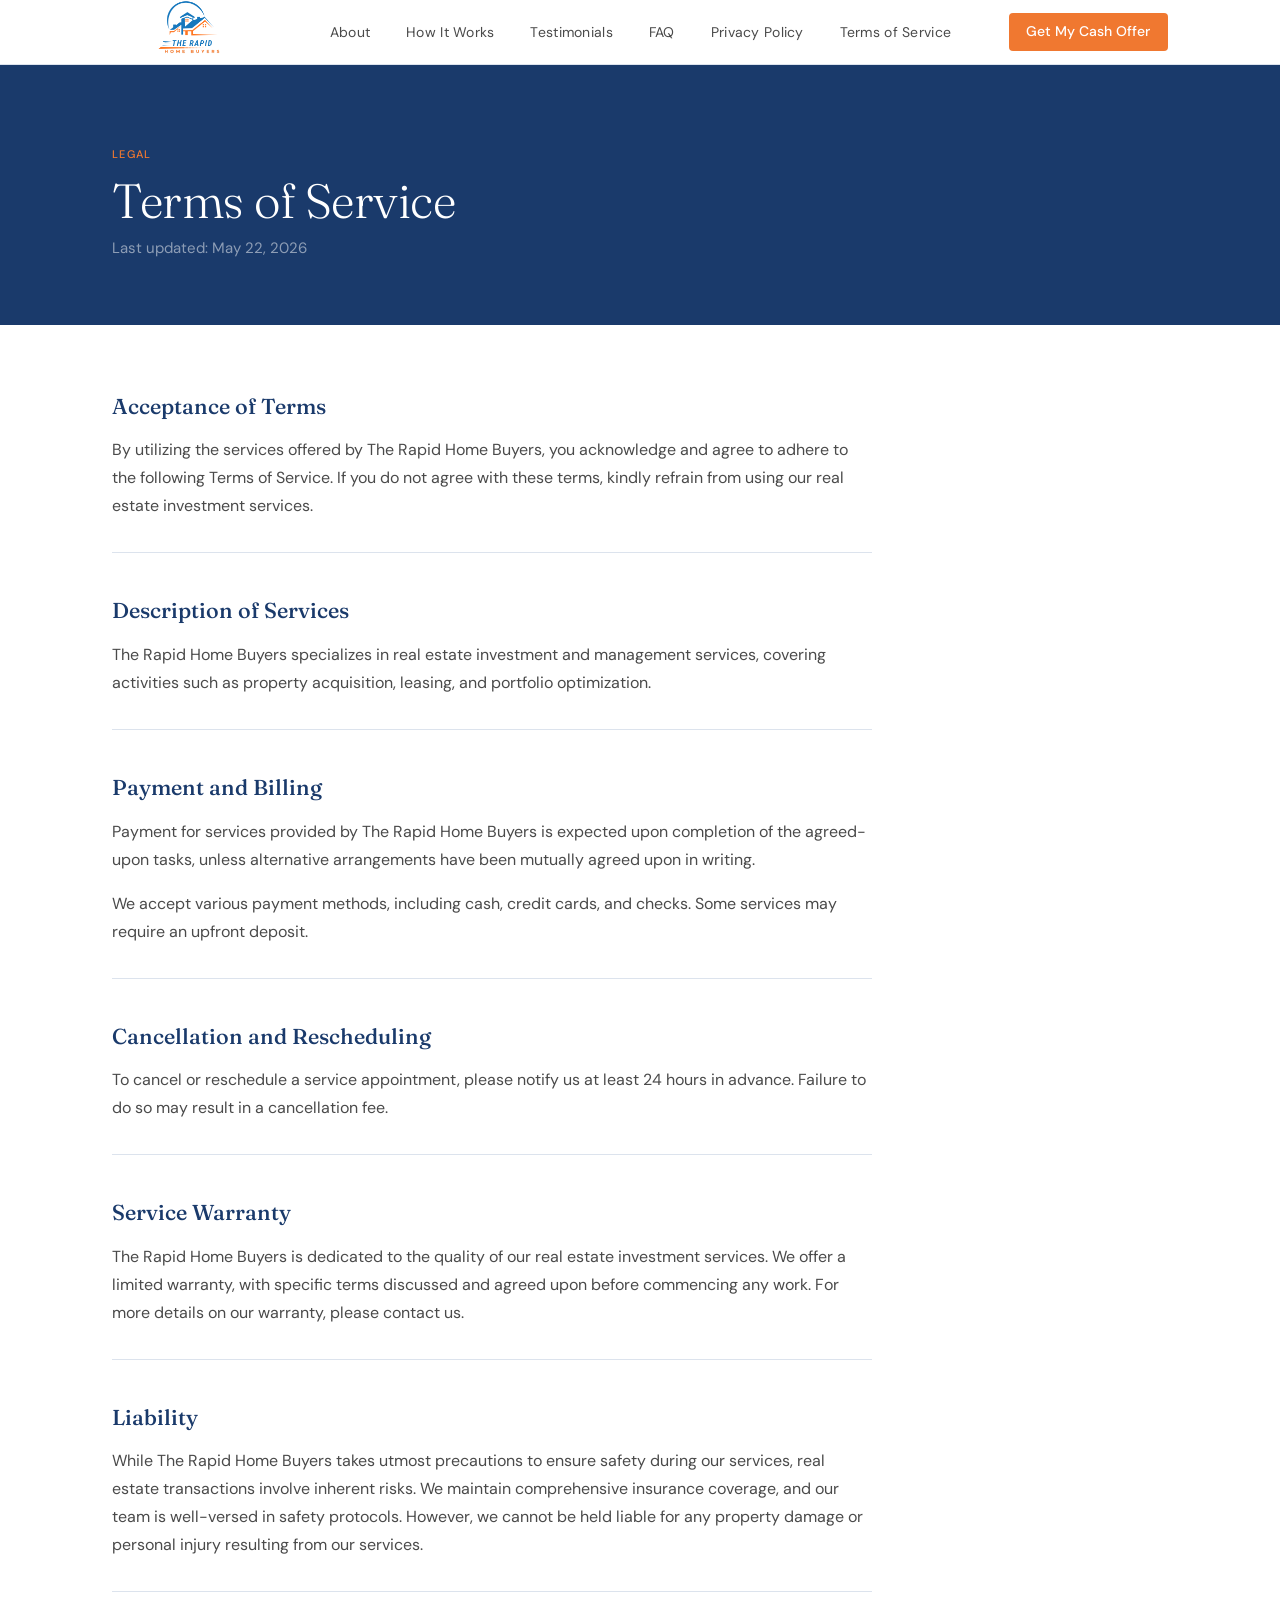
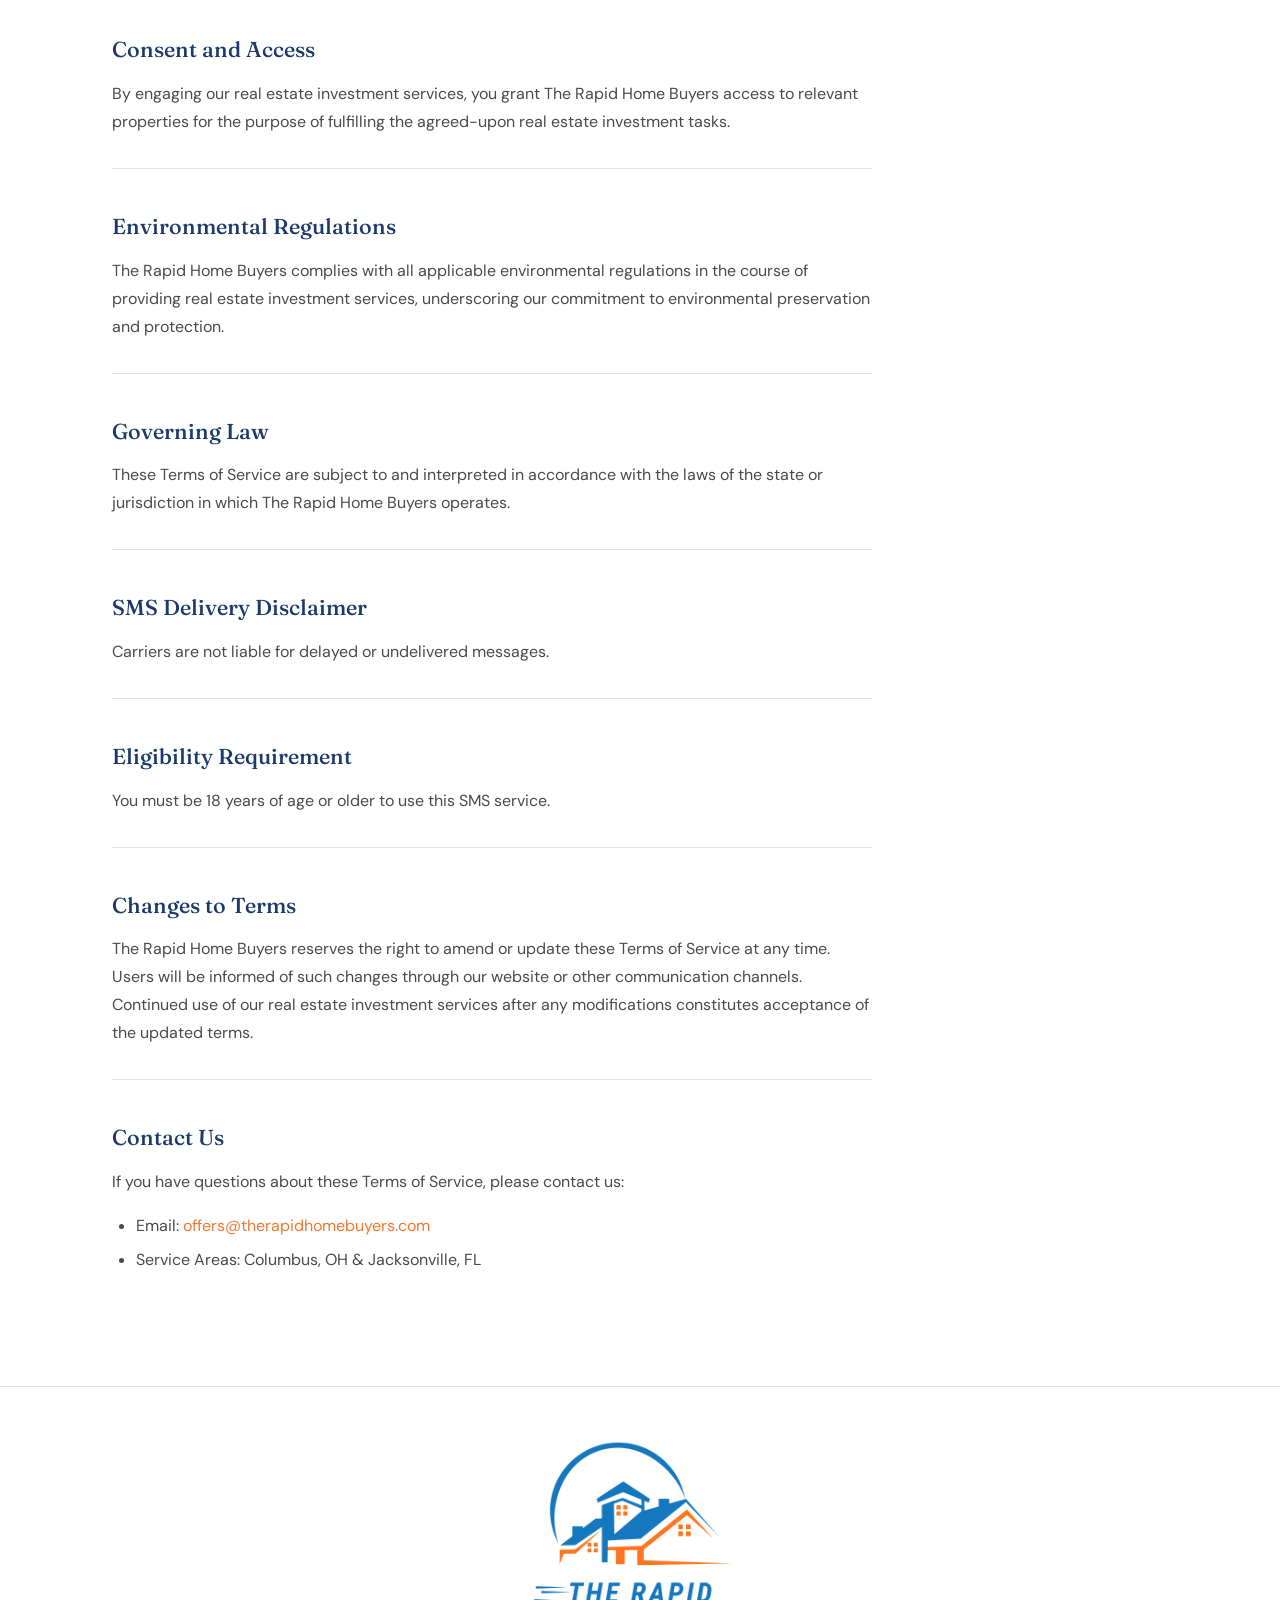
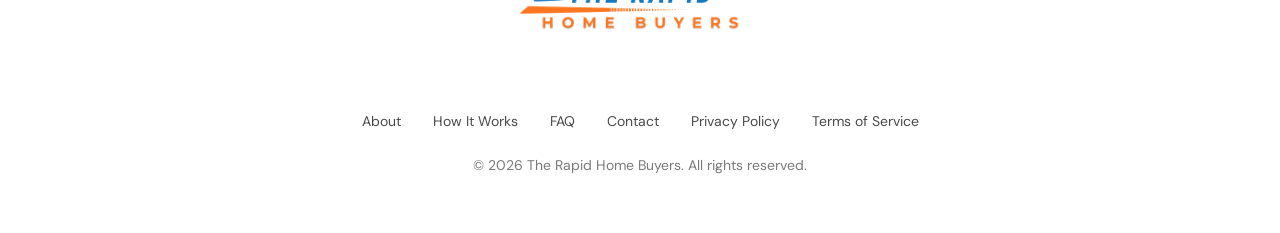
<file: terms-of-service.html>
<!doctype html>
<html lang="en">
  <head>
    <meta charset="UTF-8" />
    <meta name="viewport" content="width=device-width, initial-scale=1.0" />
    <title>Terms of Service | The Rapid Home Buyers</title>
    <link rel="preconnect" href="https://fonts.googleapis.com" />
    <link rel="preconnect" href="https://fonts.gstatic.com" crossorigin />
    <link
      href="https://fonts.googleapis.com/css2?family=Fraunces:ital,opsz,wght@0,9..144,300;0,9..144,500;0,9..144,600;1,9..144,300&family=DM+Sans:wght@300;400;500&display=swap"
      rel="stylesheet"
    />
    <link rel="stylesheet" href="style.css" />
  </head>
  <body>
    <!-- Navigation -->
    <nav>
      <div class="nav-inner">
        <a href="index.html" class="nav-logo">
          <img
            src="./The Rapid Home Buyers Logo .png"
            class="logo-image"
            alt="The Rapid Home Buyers"
          />
        </a>
        <ul class="nav-links">
          <li><a href="index.html#about">About</a></li>
          <li><a href="index.html#how-it-works">How It Works</a></li>
          <li><a href="index.html#testimonials">Testimonials</a></li>
          <li><a href="index.html#faq">FAQ</a></li>
          <li><a href="privacy-policy.html">Privacy Policy</a></li>
          <li><a href="terms-of-service.html">Terms of Service</a></li>
        </ul>
        <a href="index.html#contact" class="nav-cta">Get My Cash Offer</a>
      </div>
    </nav>

    <!-- Hero -->
    <div class="terms-hero">
      <div class="container">
        <span class="label">Legal</span>
        <h1>Terms of Service</h1>
        <p>Last updated: May 22, 2026</p>
      </div>
    </div>

    <!-- Content -->
    <div class="terms-body">
      <div class="container">
        <div class="terms-content">
          <h2>Acceptance of Terms</h2>
          <p>
            By utilizing the services offered by The Rapid Home Buyers, you
            acknowledge and agree to adhere to the following Terms of Service.
            If you do not agree with these terms, kindly refrain from using our
            real estate investment services.
          </p>

          <hr class="terms-divider" />

          <h2>Description of Services</h2>
          <p>
            The Rapid Home Buyers specializes in real estate investment and
            management services, covering activities such as property
            acquisition, leasing, and portfolio optimization.
          </p>

          <hr class="terms-divider" />

          <h2>Payment and Billing</h2>
          <p>
            Payment for services provided by The Rapid Home Buyers is expected
            upon completion of the agreed-upon tasks, unless alternative
            arrangements have been mutually agreed upon in writing.
          </p>
          <p>
            We accept various payment methods, including cash, credit cards, and
            checks. Some services may require an upfront deposit.
          </p>

          <hr class="terms-divider" />

          <h2>Cancellation and Rescheduling</h2>
          <p>
            To cancel or reschedule a service appointment, please notify us at
            least 24 hours in advance. Failure to do so may result in a
            cancellation fee.
          </p>

          <hr class="terms-divider" />

          <h2>Service Warranty</h2>
          <p>
            The Rapid Home Buyers is dedicated to the quality of our real estate
            investment services. We offer a limited warranty, with specific
            terms discussed and agreed upon before commencing any work. For more
            details on our warranty, please contact us.
          </p>

          <hr class="terms-divider" />

          <h2>Liability</h2>
          <p>
            While The Rapid Home Buyers takes utmost precautions to ensure
            safety during our services, real estate transactions involve
            inherent risks. We maintain comprehensive insurance coverage, and
            our team is well-versed in safety protocols. However, we cannot be
            held liable for any property damage or personal injury resulting
            from our services.
          </p>

          <hr class="terms-divider" />

          <h2>Consent and Access</h2>
          <p>
            By engaging our real estate investment services, you grant The Rapid
            Home Buyers access to relevant properties for the purpose of
            fulfilling the agreed-upon real estate investment tasks.
          </p>

          <hr class="terms-divider" />

          <h2>Environmental Regulations</h2>
          <p>
            The Rapid Home Buyers complies with all applicable environmental
            regulations in the course of providing real estate investment
            services, underscoring our commitment to environmental preservation
            and protection.
          </p>

          <hr class="terms-divider" />

          <h2>Governing Law</h2>
          <p>
            These Terms of Service are subject to and interpreted in accordance
            with the laws of the state or jurisdiction in which The Rapid Home
            Buyers operates.
          </p>

          <hr class="terms-divider" />

          <h2>SMS Delivery Disclaimer</h2>
          <p>Carriers are not liable for delayed or undelivered messages.</p>

          <hr class="terms-divider" />

          <h2>Eligibility Requirement</h2>
          <p>You must be 18 years of age or older to use this SMS service.</p>

          <hr class="terms-divider" />

          <h2>Changes to Terms</h2>
          <p>
            The Rapid Home Buyers reserves the right to amend or update these
            Terms of Service at any time. Users will be informed of such changes
            through our website or other communication channels. Continued use
            of our real estate investment services after any modifications
            constitutes acceptance of the updated terms.
          </p>

          <hr class="terms-divider" />

          <h2>Contact Us</h2>
          <p>
            If you have questions about these Terms of Service, please contact
            us:
          </p>
          <ul>
            <li>
              Email:
              <a href="mailto:offers@therapidhomebuyers.com"
                >offers@therapidhomebuyers.com</a
              >
            </li>
            <li>Service Areas: Columbus, OH &amp; Jacksonville, FL</li>
          </ul>
        </div>
      </div>
    </div>

    <!-- Footer -->
    <footer>
      <div class="container">
        <a href="index.html" style="display: inline-block; margin-bottom: 1rem">
          <img
            src="./The Rapid Home Buyers Logo .png"
            alt="The Rapid Home Buyers"
            class="footer-logo-img"
            style="height: 460px; width: auto"
          />
        </a>
        <ul class="footer-links">
          <li><a href="index.html#about">About</a></li>
          <li><a href="index.html#how-it-works">How It Works</a></li>
          <li><a href="index.html#faq">FAQ</a></li>
          <li><a href="index.html#contact">Contact</a></li>
          <li><a href="privacy-policy.html">Privacy Policy</a></li>
          <li><a href="terms-of-service.html">Terms of Service</a></li>
        </ul>
        <p>&copy; 2026 The Rapid Home Buyers. All rights reserved.</p>
      </div>
    </footer>
  </body>
</html>
</file>
<file: style.css>
*,
*::before,
*::after {
  box-sizing: border-box;
  margin: 0;
  padding: 0;
}

:root {
  --navy: #1a3a6b;
  --navy-mid: #1f4a8a;
  --accent: #f07830;
  --accent-light: #fddbb8;
  --off-white: #f5f7fa;
  --white: #ffffff;
  --text-dark: #1a1a1a;
  --text-mid: #4a4a4a;
  --text-light: #7a7a7a;
  --border: #dce3ed;
  --font-display: "Fraunces", Georgia, serif;
  --font-body: "DM Sans", system-ui, sans-serif;
}

html {
  scroll-behavior: smooth;
  margin: 0 auto;
}

body {
  font-family: var(--font-body);
  font-size: 16px;
  line-height: 1.65;
  color: var(--text-dark);
  background: var(--white);
  margin: 0 auto;
}

/* ── Utilities ── */
.container {
  max-width: 1120px;
  margin: 0 auto;
  padding: 0 2rem;
}
.section {
  padding: 6rem 0;
}
.section-alt {
  background: var(--off-white);
}
.label {
  font-size: 11px;
  font-weight: 500;
  letter-spacing: 0.12em;
  text-transform: uppercase;
  color: var(--accent);
  margin-bottom: 0.75rem;
  display: block;
}
h2.section-title {
  font-family: var(--font-display);
  font-size: clamp(2rem, 4vw, 2.75rem);
  font-weight: 500;
  color: var(--navy);
  line-height: 1.2;
  margin-bottom: 1rem;
}
.section-sub {
  font-size: 1.0625rem;
  color: var(--text-mid);
  max-width: 540px;
  line-height: 1.7;
}
.btn {
  display: inline-block;
  padding: 0.8rem 2rem;
  font-family: var(--font-body);
  font-size: 0.9375rem;
  font-weight: 500;
  border-radius: 4px;
  text-decoration: none;
  cursor: pointer;
  transition: all 0.2s ease;
  border: none;
}
.btn-primary {
  background: var(--accent);
  color: var(--white);
}
.btn-primary:hover {
  background: #b07820;
}
.btn-outline {
  background: transparent;
  color: var(--white);
  border: 1.5px solid rgba(255, 255, 255, 0.55);
}
.btn-outline:hover {
  border-color: var(--white);
  background: rgba(255, 255, 255, 0.08);
}

/* ── Nav ── */
nav {
  top: 0;
  left: 0;
  right: 0;
  z-index: 100;
  background: var(--white);
  border-bottom: 1px solid var(--border);
}
.nav-inner {
  display: flex;
  align-items: center;
  justify-content: space-between;
  height: 64px;
  padding: 0 2rem;
  max-width: 1120px;
  margin: 0 auto;
}
.nav-logo img {
  display: block;
  height: 160px;
  width: auto;
  padding: 16px;
}

.nav-links {
  display: flex;
  gap: 2.25rem;
  list-style: none;
}
.nav-links a {
  font-size: 0.875rem;
  font-weight: 400;
  color: var(--text-mid);
  text-decoration: none;
  letter-spacing: 0.02em;
  transition: color 0.15s;
}
.nav-links a:hover {
  color: var(--navy);
}
.nav-cta {
  font-size: 0.875rem;
  font-weight: 500;
  color: var(--white);
  text-decoration: none;
  background: var(--accent);
  padding: 0.45rem 1.1rem;
  border-radius: 4px;
  transition: all 0.15s;
}
.nav-cta:hover {
  background: #d96820;
}

.logo-image {
  max-width: 100%;
  width: 100%;
}

/* ── Hero ── */
#hero {
  min-height: 100vh;
  display: flex;
  align-items: center;
  background: var(--navy);
  position: relative;
  overflow: hidden;
  padding-top: 64px;
}
.hero-bg {
  position: absolute;
  inset: 0;
  background:
    radial-gradient(
      ellipse 70% 60% at 80% 40%,
      rgba(200, 137, 42, 0.08) 0%,
      transparent 65%
    ),
    radial-gradient(
      ellipse 50% 80% at 10% 80%,
      rgba(255, 255, 255, 0.03) 0%,
      transparent 60%
    );
}
.hero-grid-overlay {
  position: absolute;
  inset: 0;
  background-image:
    linear-gradient(rgba(255, 255, 255, 0.03) 1px, transparent 1px),
    linear-gradient(90deg, rgba(255, 255, 255, 0.03) 1px, transparent 1px);
  background-size: 60px 60px;
}
.hero-content {
  position: relative;
  z-index: 1;
  max-width: 680px;
}
.hero-eyebrow {
  display: inline-flex;
  align-items: center;
  gap: 8px;
  font-size: 0.8125rem;
  font-weight: 500;
  letter-spacing: 0.1em;
  text-transform: uppercase;
  color: var(--accent-light);
  margin-bottom: 1.5rem;
}
.hero-eyebrow::before {
  content: "";
  display: block;
  width: 28px;
  height: 1px;
  background: var(--accent);
}
h1 {
  font-family: var(--font-display);
  font-size: clamp(2.75rem, 6vw, 4.5rem);
  font-weight: 300;
  line-height: 1.1;
  color: var(--white);
  margin-bottom: 1.5rem;
  letter-spacing: -0.01em;
}
h1 em {
  font-style: italic;
  color: var(--accent-light);
}
.hero-desc {
  font-size: 1.125rem;
  color: rgba(255, 255, 255, 0.65);
  margin-bottom: 2.5rem;
  max-width: 520px;
  line-height: 1.7;
}
.hero-actions {
  display: flex;
  gap: 1rem;
  flex-wrap: wrap;
}
.hero-stat-row {
  display: flex;
  gap: 3rem;
  margin-top: 5rem;
  padding-top: 2.5rem;
  border-top: 1px solid rgba(255, 255, 255, 0.1);
}
.hero-stat span {
  display: block;
  font-family: var(--font-display);
  font-size: 2rem;
  font-weight: 500;
  color: var(--white);
}
.hero-stat p {
  font-size: 0.8125rem;
  color: rgba(255, 255, 255, 0.45);
  margin-top: 0.2rem;
}

/* ── About ── */
.about-grid {
  display: grid;
  grid-template-columns: 1fr 1fr;
  gap: 5rem;
  align-items: center;
}
.about-image-placeholder {
  aspect-ratio: 4/3;
  background: var(--border);
  border-radius: 6px;
  display: flex;
  align-items: center;
  justify-content: center;
  font-size: 0.875rem;
  color: var(--text-light);
  border: 2px dashed var(--border);
}
.about-image {
  width: 100%;
  height: 100%;
  border-radius: 3px;
  object-fit: cover;
}
.about-text p {
  color: var(--text-mid);
  margin-bottom: 1rem;
  font-size: 1.0625rem;
}
.about-pillars {
  display: grid;
  grid-template-columns: 1fr 1fr;
  gap: 1.25rem;
  margin-top: 2rem;
}
.pillar {
  padding: 1.25rem;
  background: var(--off-white);
  border-radius: 6px;
  border-left: 3px solid var(--accent);
}
.pillar h4 {
  font-family: var(--font-display);
  font-weight: 500;
  font-size: 1rem;
  color: var(--navy);
  margin-bottom: 0.35rem;
}
.pillar p {
  font-size: 0.875rem;
  color: var(--text-mid);
  margin: 0;
}

/* ── How it Works ── */
#how-it-works {
  background: var(--navy);
}
#how-it-works .section-title,
#how-it-works .section-sub,
#how-it-works .label {
  color: rgba(255, 255, 255, 0.9);
}
#how-it-works .label {
  color: var(--accent-light);
}
#how-it-works .section-sub {
  color: rgba(255, 255, 255, 0.55);
}
.steps-grid {
  display: grid;
  grid-template-columns: repeat(3, 1fr);
  gap: 2rem;
  margin-top: 3.5rem;
}
.step {
  padding: 2rem;
  background: rgba(255, 255, 255, 0.04);
  border: 1px solid rgba(255, 255, 255, 0.09);
  border-radius: 8px;
}
.step-num {
  font-family: var(--font-display);
  font-size: 3rem;
  font-weight: 300;
  color: rgba(200, 137, 42, 0.35);
  line-height: 1;
  margin-bottom: 1rem;
}
.step h3 {
  font-family: var(--font-display);
  font-size: 1.2rem;
  font-weight: 500;
  color: var(--white);
  margin-bottom: 0.6rem;
}
.step p {
  font-size: 0.9375rem;
  color: rgba(255, 255, 255, 0.55);
  line-height: 1.65;
}

/* ── Testimonials ── */
.testimonials-grid {
  display: grid;
  grid-template-columns: repeat(3, 1fr);
  gap: 1.75rem;
  margin-top: 3rem;
}
.testimonial {
  background: var(--white);
  border: 1px solid var(--border);
  border-radius: 8px;
  padding: 1.75rem;
}
.testimonial-quote {
  font-family: var(--font-display);
  font-style: italic;
  font-size: 1.05rem;
  color: var(--text-dark);
  line-height: 1.6;
  margin-bottom: 1.5rem;
}
.testimonial-author {
  display: flex;
  align-items: center;
  gap: 0.75rem;
}
.author-avatar {
  width: 40px;
  height: 40px;
  border-radius: 50%;
  background: var(--navy);
  display: flex;
  align-items: center;
  justify-content: center;
  font-size: 0.8125rem;
  font-weight: 500;
  color: var(--accent-light);
  flex-shrink: 0;
}
.author-name {
  font-size: 0.9rem;
  font-weight: 500;
  color: var(--text-dark);
}
.author-role {
  font-size: 0.8125rem;
  color: var(--text-light);
}
.stars {
  color: var(--accent);
  font-size: 0.875rem;
  margin-bottom: 1rem;
  letter-spacing: 2px;
}

/* ── FAQ ── */
.faq-list {
  margin-top: 2.5rem;
  max-width: 760px;
}
.faq-item {
  border-bottom: 1px solid var(--border);
}
.faq-question {
  width: 100%;
  text-align: left;
  background: none;
  border: none;
  cursor: pointer;
  padding: 1.4rem 0;
  display: flex;
  justify-content: space-between;
  align-items: center;
  gap: 1rem;
  font-family: var(--font-body);
  font-size: 1rem;
  font-weight: 500;
  color: var(--text-dark);
}
.faq-question:hover {
  color: var(--navy);
}
.faq-icon {
  width: 22px;
  height: 22px;
  border-radius: 50%;
  border: 1.5px solid var(--border);
  display: flex;
  align-items: center;
  justify-content: center;
  flex-shrink: 0;
  font-size: 1rem;
  color: var(--accent);
  transition: transform 0.25s;
}
.faq-answer {
  font-size: 0.9375rem;
  color: var(--text-mid);
  line-height: 1.7;
  padding-bottom: 1.25rem;
  display: none;
}
.faq-item.open .faq-icon {
  transform: rotate(45deg);
}
.faq-item.open .faq-answer {
  display: block;
}

/* ── Contact ── */
#contact {
  background: var(--off-white);
}
.contact-grid {
  display: grid;
  grid-template-columns: 1fr 1.4fr;
  gap: 5rem;
  align-items: start;
}
.contact-info h3 {
  font-family: var(--font-display);
  font-size: 1.75rem;
  font-weight: 500;
  color: var(--navy);
  margin-bottom: 1rem;
}
.contact-info p {
  color: var(--text-mid);
  margin-bottom: 2rem;
}
.contact-detail {
  display: flex;
  align-items: flex-start;
  gap: 0.75rem;
  margin-bottom: 1rem;
}
.contact-detail-icon {
  width: 36px;
  height: 36px;
  background: var(--navy);
  border-radius: 50%;
  display: flex;
  align-items: center;
  justify-content: center;
  flex-shrink: 0;
}
.contact-detail-icon svg {
  width: 16px;
  height: 16px;
  fill: var(--accent-light);
}
.contact-detail-text strong {
  display: block;
  font-size: 0.875rem;
  font-weight: 500;
  color: var(--text-dark);
}
.contact-detail-text span {
  font-size: 0.875rem;
  color: var(--text-light);
}
.contact-form {
  background: var(--white);
  padding: 2.5rem;
  border-radius: 8px;
  border: 1px solid var(--border);
}
.form-row {
  display: grid;
  grid-template-columns: 1fr 1fr;
  gap: 1.25rem;
}
.form-group {
  margin-bottom: 1.25rem;
}
.form-group label {
  display: block;
  font-size: 0.8125rem;
  font-weight: 500;
  color: var(--text-dark);
  margin-bottom: 0.4rem;
  letter-spacing: 0.01em;
}
.form-group input,
.form-group select,
.form-group textarea {
  width: 100%;
  padding: 0.7rem 0.9rem;
  font-family: var(--font-body);
  font-size: 0.9375rem;
  color: var(--text-dark);
  background: var(--white);
  border: 1.5px solid var(--border);
  border-radius: 4px;
  outline: none;
  transition: border-color 0.15s;
  -webkit-appearance: none;
}
.form-group input:focus,
.form-group select:focus,
.form-group textarea:focus {
  border-color: var(--navy);
}
.form-group textarea {
  resize: vertical;
  min-height: 110px;
}
.form-submit {
  width: 100%;
  padding: 0.9rem;
  font-size: 1rem;
  border-radius: 4px;
  margin-top: 0.25rem;
}

.consent-group {
  display: flex;
  align-items: flex-start;
  gap: 0.5rem;
  margin-bottom: 1.25rem;
  font-size: 14px;
}

.consent-group input[type="checkbox"] {
  width: 16px;
  height: 16px;
  border: 1.5px solid var(--border);
  border-radius: 3px;
  background: var(--white);
  cursor: pointer;
}

/* ── Footer ── */
footer {
  background: var(--white);
  padding: 3.5rem 0;
  text-align: center;
  border-top: 1px solid var(--border);
}
.footer-logo-img {
  margin-bottom: -120px;
  margin-top: -120px;
  max-width: 100%;
}

footer p {
  font-size: 0.875rem;
  color: var(--text-light);
}
.footer-links {
  display: flex;
  justify-content: center;
  gap: 2rem;
  margin: 1.25rem 0;
  list-style: none;
}
.footer-links a {
  font-size: 0.875rem;
  color: var(--text-mid);
  text-decoration: none;
  transition: color 0.15s;
}
.footer-links a:hover {
  color: var(--navy);
}

/* ── Privacy Policy ── */
.policy-hero {
  background: var(--navy);
  padding: 5rem 0 4rem;
}
.policy-hero h1 {
  font-size: clamp(2rem, 4vw, 3rem);
  margin-bottom: 0.5rem;
}
.policy-hero p {
  color: rgba(255, 255, 255, 0.5);
  font-size: 0.9375rem;
}
.policy-body {
  padding: 4rem 0 6rem;
}
.policy-content {
  max-width: 760px;
}
.policy-content h2 {
  font-family: var(--font-display);
  font-size: 1.35rem;
  font-weight: 500;
  color: var(--navy);
  margin: 2.5rem 0 0.75rem;
}
.policy-content h2:first-child {
  margin-top: 0;
}
.policy-content p {
  color: var(--text-mid);
  font-size: 1rem;
  line-height: 1.75;
  margin-bottom: 1rem;
}
.policy-content ul {
  margin: 0.5rem 0 1rem 1.5rem;
  color: var(--text-mid);
  font-size: 1rem;
  line-height: 1.75;
}
.policy-content ul li {
  margin-bottom: 0.4rem;
}
.policy-content a {
  color: var(--accent);
  text-decoration: none;
}
.policy-content a:hover {
  text-decoration: underline;
}
.policy-divider {
  border: none;
  border-top: 1px solid var(--border);
  margin: 2rem 0;
}

/* ── Terms of Service ── */
.terms-hero {
  background: var(--navy);
  padding: 5rem 0 4rem;
}
.terms-hero h1 {
  font-size: clamp(2rem, 4vw, 3rem);
  margin-bottom: 0.5rem;
}
.terms-hero p {
  color: rgba(255, 255, 255, 0.5);
  font-size: 0.9375rem;
}
.terms-body {
  padding: 4rem 0 6rem;
}
.terms-content {
  max-width: 760px;
}
.terms-content h2 {
  font-family: var(--font-display);
  font-size: 1.35rem;
  font-weight: 500;
  color: var(--navy);
  margin: 2.5rem 0 0.75rem;
}
.terms-content h2:first-child {
  margin-top: 0;
}
.terms-content p {
  color: var(--text-mid);
  font-size: 1rem;
  line-height: 1.75;
  margin-bottom: 1rem;
}
.terms-content ul {
  margin: 0.5rem 0 1rem 1.5rem;
  color: var(--text-mid);
  font-size: 1rem;
  line-height: 1.75;
}
.terms-content ul li {
  margin-bottom: 0.4rem;
}
.terms-content a {
  color: var(--accent);
  text-decoration: none;
}
.terms-content a:hover {
  text-decoration: underline;
}
.terms-divider {
  border: none;
  border-top: 1px solid var(--border);
  margin: 2rem 0;
}

/* ── Responsive ── */
@media (max-width: 900px) {
  .about-grid,
  .contact-grid,
  .steps-grid,
  .testimonials-grid {
    grid-template-columns: 1fr;
    gap: 2.5rem;
  }
  .about-image-placeholder {
    max-width: 480px;
  }
  .form-row {
    grid-template-columns: 1fr;
  }
  .nav-links {
    display: none;
  }
  .nav-cta {
    text-align: center;
    white-space: nowrap;
  }

  .hero-stat-row {
    gap: 2rem;
    justify-content: center;
    text-align: center;
    margin-bottom: 16px;
  }

  .hero-stat span {
    white-space: nowrap;
  }

  .footer-logo-img {
    max-height: 320px;
    max-width: 320px;
  }
}

@media (max-width: 500px) {
  .hero-actions {
    align-items: center;
    flex-direction: column;
  }

  .hero-stat-row {
    margin-top: 48px;
  }
}
</file>
